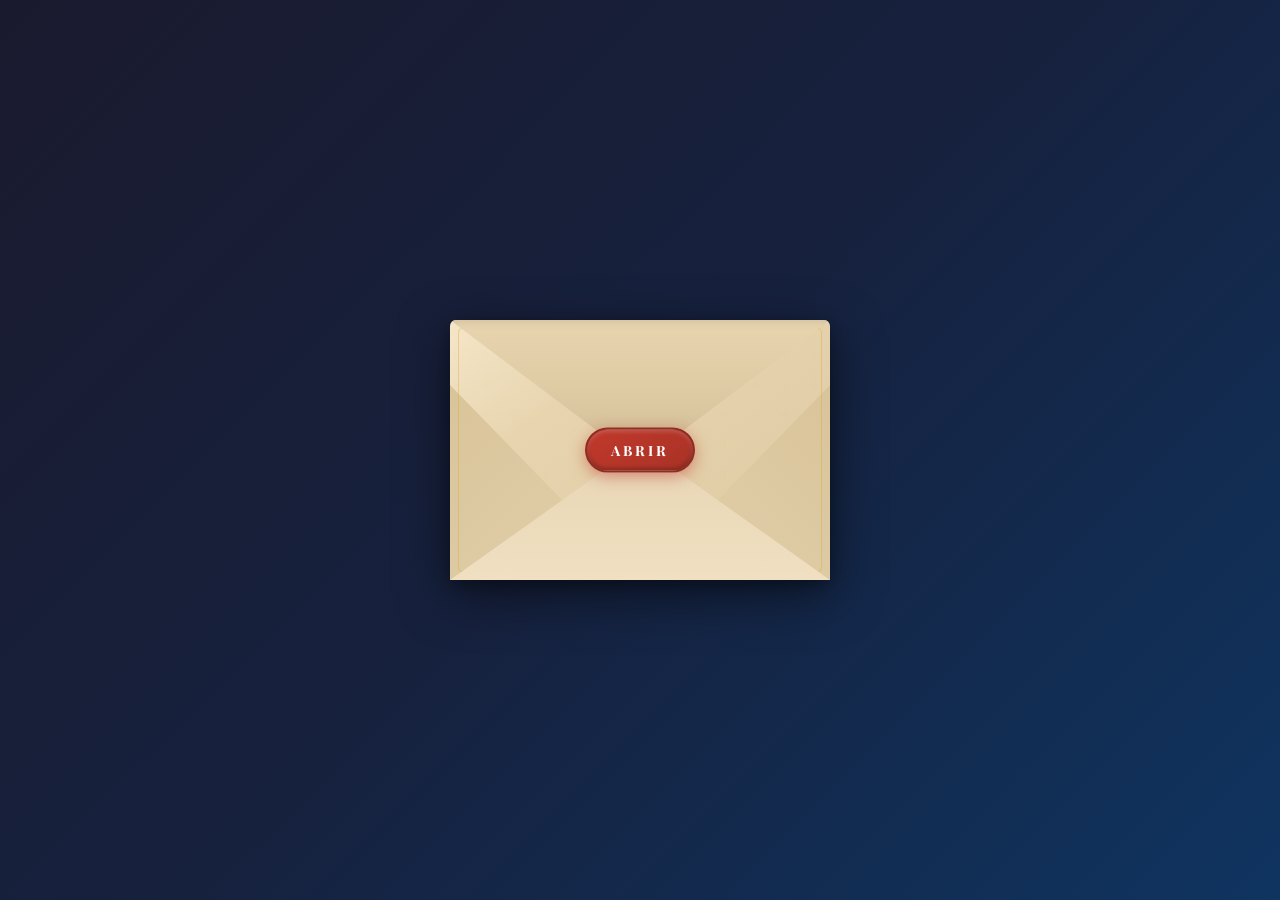
<file: index.html>
<!DOCTYPE html>
<html lang="pt-BR">
<head>
    <meta charset="UTF-8">
    <meta name="viewport" content="width=device-width, initial-scale=1.0">
    <title>Convite de Casamento - Manuel & Teresa</title>
    <link rel="stylesheet" href="style.css">
</head>
<body>

    <div class="particles" id="particles"></div>

    <div class="container">
        <div class="envelope-wrapper" id="envelope">
            <div class="envelope">
                <div class="envelope-body"></div>
                <div class="envelope-border"></div>
                <div class="envelope-left"></div>
                <div class="envelope-right"></div>
                <div class="envelope-bottom"></div>

                <!-- Aba do envelope -->
                <div class="envelope-flap">
                    <div class="envelope-flap-inner"></div>
                </div>

                <button class="btn-abrir-envelope" id="btnAbrir">ABRIR</button>
            </div>
        </div>

        <!-- Carta (mensagem) -->
        <div class="letter" id="letter">
            <div class="letter-ornament-top">✦ ✦ </div>
            <h2>Bem-vindo!</h2>
            <p> 
                É com grande alegria que recebemos você.<br>
                Que este seja o início de uma jornada<br>
                maravilhosa, repleta de momentos<br>
                especiais e inesquecíveis.
            </p>
            <div class="signature">Com carinho ♥</div>
            <div class="letter-ornament-bottom">✦ ✦ ✦</div>

            <!-- Botão Avançar -->
            <a href="pagina/index01.html" class="btn-avancar">Avançar</a>
        </div>
    </div>

    <script src="script.js"></script>
</body>
</html>
</file>
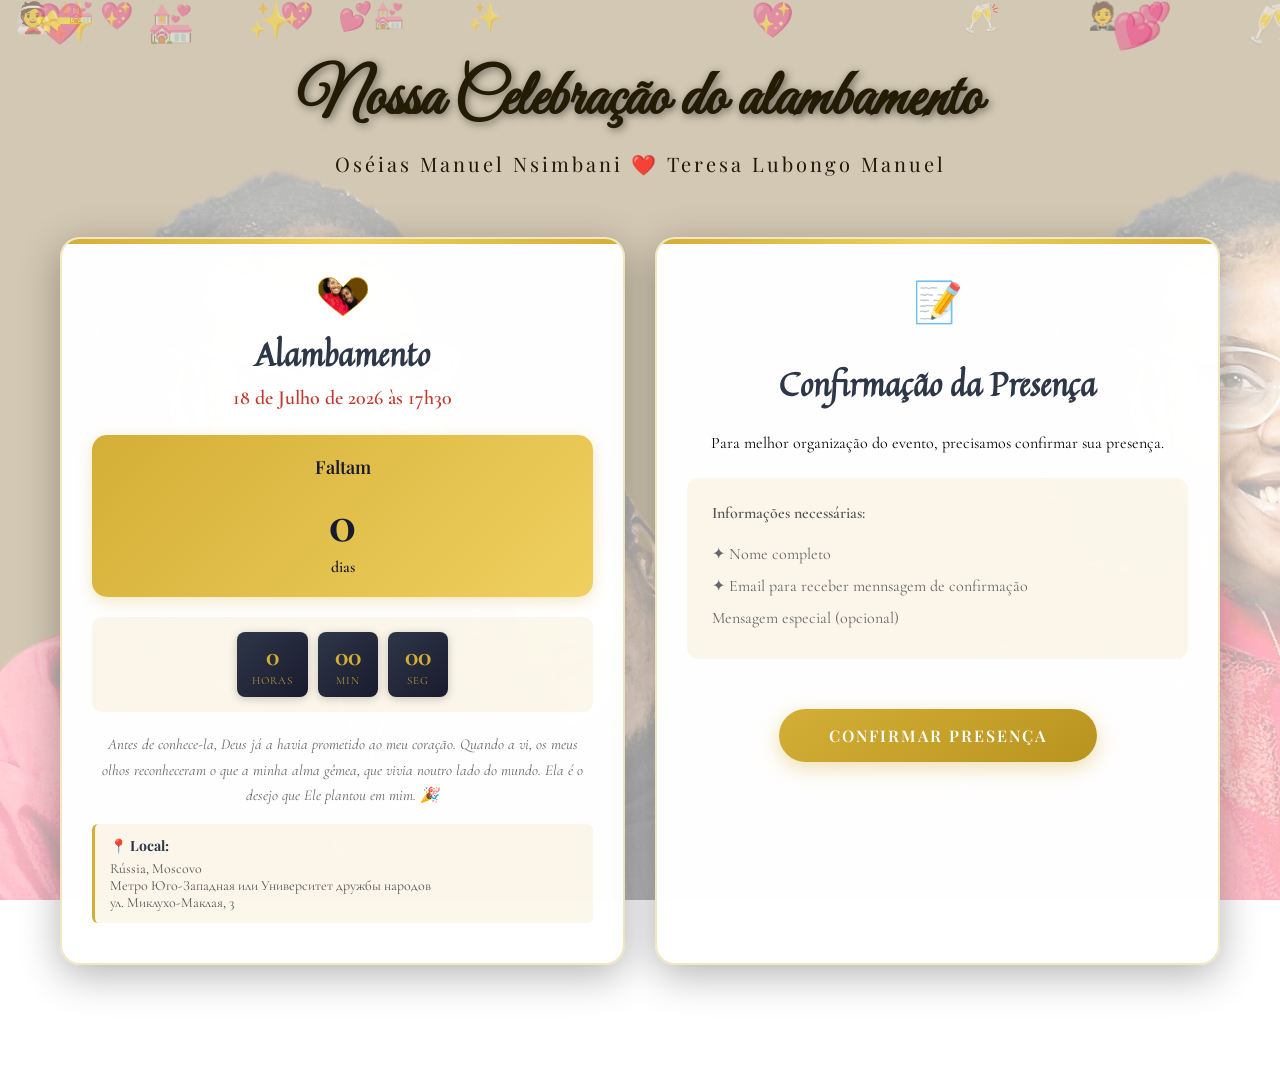
<file: pagina/index01.html>
<!DOCTYPE html>
<html lang="pt-BR">
<head>
    <meta charset="UTF-8">
    <meta name="viewport" content="width=device-width, initial-scale=1.0">
    <title>Nossa Celebração - Casamento</title>
    <link rel="stylesheet" href="style01.css">
</head>
<body>
    <!-- Emojis flutuantes no background -->
    <div class="floating-emojis" id="floatingEmojis"></div>

    <!-- Conteúdo Principal -->
    <div class="container">
        <h1 class="main-title">Nossa Celebração do alambamento</h1>
        <p class="subtitle">Oséias Manuel Nsimbani ❤️ Teresa Lubongo Manuel</p>

        <!-- Blocos de Eventos -->
        <div class="events-grid">
            <!-- Bloco 1: Alambamento -->
            <div class="event-card">
                <div class="container-svg">
                    
                    <svg viewBox="0 0 100 100">
                    <defs>
                    <clipPath id="coracao">
                        <path d="M50,88 C20,65 0,50 0,35 C0,15 20,5 35,15 L50,30 L65,15 C80,5 100,15 100,35 C100,50 80,65 50,88Z" />
                    </clipPath>
                    </defs>
                    <image 
                        href="../IMG_3722.JPG" 
                        x="1" 
                        y="0" 
                        width="100" 
                        height="100" 
                        clip-path="url(#coracao)"
                        preserveAspectRatio="xMidYMid slice"/>
                    <path 
                        d="M50,88 C20,65 0,50 0,35 C0,15 20,5 35,15 L50,30 L65,15 C80,5 100,15 100,35 C100,50 80,65 50,88Z" 
                        fill="none" 
                        stroke="#d4af37" 
                        stroke-width="2" />
                    </svg>
                </div>
                <h2 class="event-title">Alambamento</h2>
                <p class="event-date"><strong></strong>18 de Julho de 2026 às 17h30</p>

                <div class="countdown-box">
                    <div class="countdown-label">Faltam</div>
                    <span class="countdown-days" id="days-alambamento">0</span>
                    <div class="countdown-unit">dias</div>
                </div>

                <div class="countdown-clock" id="clock-alambamento">
                    <div class="clock-item">
                        <span class="clock-value" id="hours-alambamento">00</span>
                        <span class="clock-label">HORAS</span>
                    </div>
                    <div class="clock-item">
                        <span class="clock-value" id="minutes-alambamento">00</span>
                        <span class="clock-label">MIN</span>
                    </div>
                    <div class="clock-item">
                        <span class="clock-value" id="seconds-alambamento">00</span>
                        <span class="clock-label">SEG</span>
                    </div>
                </div>

                <p class="event-message">
                    Antes de conhece-la, Deus já a havia prometido ao meu coração. Quando a vi, os meus olhos reconheceram o que a minha alma gêmea, que vivia noutro lado do mundo. Ela é o desejo que Ele plantou em mim. 🎉
                </p>

                <div class="event-location">
                    <strong>📍 Local:</strong> Rússia, Moscovo<br>
                    Метро Юго-Западная или Университет дружбы народов<br>
                    ул. Миклухо-Маклая, 3
                </div>
            </div>

            <!-- Bloco 2: Confirmação de Presença -->
            <div class="event-card">
                <div class="event-icon">📝</div>
                <h2 class="event-title">Confirmação da Presença</h2>
                <p class="event-message-large">
                    Para melhor organização do evento, precisamos confirmar sua presença.
                </p>

                <div class="info-box">
                    <p class="info-title">Informações necessárias:</p>
                    <ul class="info-list">
                        <li>✦ Nome completo</li>
                        <li>✦ Email para receber mennsagem de confirmação</li>
                        <li> Mensagem especial (opcional)</li>
                    </ul>
                </div>

                <button class="btn-confirm" onclick="openModal()">
                    Confirmar Presença
                </button>
            </div>
        </div>
    </div>

    <!-- Modal do Formulário -->
    <div class="modal-overlay" id="modalOverlay" onclick="closeModalOnOverlay(event)">
        <div class="modal" onclick="event.stopPropagation()">
            <button class="modal-close" onclick="closeModal()">&times;</button>

            <!-- Lado esquerdo: Formulário -->
            <div class="modal-form-side">
                <div id="formContainer">
                    <h2 class="modal-title">Confirmação de Presença</h2>
                    <p class="modal-subtitle">Preencha os dados abaixo para confirmar sua presença</p>

                    <form id="rsvpForm" onsubmit="submitForm(event)">
                        <div class="form-group">
                            <label>
                                Nome Completo <span class="required">*</span>
                            </label>
                            <input
                                type="text"
                                name="nome"
                                id="nome"
                                required
                                placeholder="Digite seu nome completo"
                            >
                        </div>

                        <div class="form-group">
                            <label>
                                Email <span class="required">*</span>
                            </label>
                            <input
                                type="email"
                                name="email"
                                id="email"
                                required
                                placeholder="seu.email@exemplo.com"
                            >
                        </div>

                        <div class="form-group">
                            <label>
                                Comparecimento <span class="required">*</span>
                            </label>
                            <div class="radio-group">
                                <label class="radio-option">
                                    <input type="radio" name="comparecimento" value="Sim, irei comparecer" required>
                                    <span>Sim, irei comparecer</span>
                                </label>
                                <label class="radio-option">
                                    <input type="radio" name="comparecimento" value="Infelizmente não poderei ir" required>
                                    <span>Infelizmente não poderei ir</span>
                                </label>
                            </div>
                        </div>

                        <div class="form-group">
                            <label>Mensagem para os Noivos (opcional)</label>
                            <textarea
                                name="mensagem"
                                id="mensagem"
                                placeholder="Deixe sua mensagem de carinho..."
                            ></textarea>
                        </div>

                        <button type="submit" class="btn-submit" id="submitBtn">
                            <span id="btnText">Enviar Confirmação</span>
                            <div class="spinner" id="spinner"></div>
                        </button>
                    </form>
                </div>

                <!-- Mensagem de Sucesso -->
                <div class="success-message" id="successMessage">
                    <div class="success-icon">✅</div>
                    <h3>Confirmação Enviada!</h3>
                    <p>Obrigado por confirmar sua presença!<br>Estamos ansiosos para celebrar com você!</p>
                    <p id="presente">💌 Enviamos um presentinho no seu email!</p>
                    <button class="btn-confirm btn-modal-close" onclick="closeModal()">
                        Fechar
                    </button>
                </div>
            </div>

            <!-- Lado direito: Foto e emojis -->
            <div class="modal-photo-side">
                <div class="modal-photo-bg"></div>
                <div class="modal-emojis" id="modalEmojis"></div>
            </div>
        </div>
    </div>

    <script src="script01.js"></script>
</body>
</html>
</file>
<file: style.css>
@import url('https://fonts.googleapis.com/css2?family=Great+Vibes&family=Playfair+Display:ital,wght@0,400;0,700;1,400&family=Cormorant+Garamond:ital,wght@0,300;0,400;0,600;1,300;1,400&display=swap');

* {
    margin: 0;
    padding: 0;
    box-sizing: border-box;
}

body {
    min-height: 100vh;
    display: flex;
    justify-content: center;
    align-items: center;
    background: linear-gradient(135deg, #1a1a2e 0%, #16213e 50%, #0f3460 100%);
    font-family: 'Cormorant Garamond', serif;
    overflow: hidden;
}

/* ===== PARTÍCULAS TEMÁTICAS ANGOLA-RÚSSIA ===== */
.particles {
    position: fixed;
    top: 0;
    left: 0;
    width: 100%;
    height: 100%;
    pointer-events: none;
    z-index: 0;
}

.particle {
    position: absolute;
    font-size: 20px;
    animation: floatWedding 8s infinite ease-in-out;
    opacity: 0;
}

@keyframes floatWedding {
    0% {
        transform: translateY(100vh) rotate(0deg) scale(0.5);
        opacity: 0;
    }
    10% {
        opacity: 0.8;
    }
    90% {
        opacity: 0.8;
    }
    100% {
        transform: translateY(-10vh) rotate(720deg) scale(1);
        opacity: 0;
    }
}

/* Cores das partículas */
.particle.angola-red { color: #c0392b; }
.particle.angola-black { color: #1a1a1a; }
.particle.angola-gold { color: #d4af37; }
.particle.russia-white { color: #ffffff; }
.particle.russia-blue { color: #4a90e2; }
.particle.russia-red { color: #e74c3c; }
.particle.gold { color: #f0d060; }

.container {
    position: relative;
    z-index: 1;
    display: flex;
    flex-direction: column;
    align-items: center;
    width: 100%;
    height: 100vh;
}

/* ===== ENVELOPE ===== */
.envelope-wrapper {
    position: absolute;
    top: 50%;
    left: 50%;
    transform: translate(-50%, -50%);
    width: 380px;
    height: 260px;
    perspective: 1000px;
    transition: all 1s cubic-bezier(0.4, 0, 0.2, 1);
    z-index: 5;
}

.envelope-wrapper.opened {
    transform: translate(-50%, 150%);
    opacity: 0;
}

.envelope {
    position: relative;
    width: 100%;
    height: 100%;
    border-radius: 6px;
    box-shadow: 0 15px 50px rgba(0, 0, 0, 0.5), 0 5px 15px rgba(0, 0, 0, 0.3);
}

/* Corpo do envelope */
.envelope-body {
    position: absolute;
    width: 100%;
    height: 100%;
    background: linear-gradient(145deg, #f5e6c8 0%, #e8d5b0 30%, #dcc8a0 100%);
    border-radius: 6px;
    overflow: hidden;
}

.envelope-body::before {
    content: '';
    position: absolute;
    top: 0;
    left: 0;
    right: 0;
    bottom: 0;
    background: url("data:image/svg+xml,%3Csvg width='60' height='60' viewBox='0 0 60 60' xmlns='http://www.w3.org/2000/svg'%3E%3Cg fill='none' fill-rule='evenodd'%3E%3Cg fill='%23d4af37' fill-opacity='0.05'%3E%3Cpath d='M36 34v-4h-2v4h-4v2h4v4h2v-4h4v-2h-4zm0-30V0h-2v4h-4v2h4v4h2V6h4V4h-4zM6 34v-4H4v4H0v2h4v4h2v-4h4v-2H6zM6 4V0H4v4H0v2h4v4h2V6h4V4H6z'/%3E%3C/g%3E%3C/g%3E%3C/svg%3E");
    opacity: 0.5;
}

/* Borda dourada decorativa */
.envelope-border {
    position: absolute;
    top: 8px;
    left: 8px;
    right: 8px;
    bottom: 8px;
    border: 1.5px solid rgba(212, 175, 55, 0.4);
    border-radius: 4px;
    pointer-events: none;
    z-index: 2;
}

.envelope-border::before,
.envelope-border::after {
    content: '✦';
    position: absolute;
    color: rgba(212, 175, 55, 0.5);
    font-size: 12px;
}

.envelope-border::before {
    top: -7px;
    left: 50%;
    transform: translateX(-50%);
}
.envelope-border::after {
    bottom: -7px;
    left: 50%;
    transform: translateX(-50%);
}

/* Aba do envelope (triângulo superior) */
.envelope-flap {
    position: absolute;
    top: 0;
    left: 0;
    width: 100%;
    height: 55%;
    transform-origin: top center;
    transition: transform 0.8s cubic-bezier(0.4, 0, 0.2, 1);
    z-index: 5;
}

.envelope-flap-inner {
    width: 100%;
    height: 100%;
    clip-path: polygon(0 0, 50% 100%, 100% 0);
    background: linear-gradient(180deg, #e8d5b0 0%, #dcc8a0 60%, #c9b896 100%);
    position: relative;
    border-radius: 6px 6px 0 0;
}

.envelope-flap-inner::after {
    content: '';
    position: absolute;
    top: 0;
    left: 0;
    right: 0;
    bottom: 0;
    clip-path: polygon(0 0, 50% 100%, 100% 0);
    box-shadow: inset 0 2px 10px rgba(0, 0, 0, 0.1);
}

/* Triângulos laterais decorativos */
.envelope-left,
.envelope-right {
    position: absolute;
    bottom: 0;
    width: 50%;
    height: 75%;
    z-index: 1;
}

.envelope-left {
    left: 0;
    clip-path: polygon(0 0, 0 100%, 100% 100%);
    background: linear-gradient(135deg, #d9c49a 0%, #e2cfab 100%);
}

.envelope-right {
    right: 0;
    clip-path: polygon(100% 0, 0 100%, 100% 100%);
    background: linear-gradient(225deg, #d9c49a 0%, #e2cfab 100%);
}

/* Triângulo inferior */
.envelope-bottom {
    position: absolute;
    bottom: 0;
    left: 0;
    width: 100%;
    height: 65%;
    clip-path: polygon(0 100%, 50% 20%, 100% 100%);
    background: linear-gradient(0deg, #f0dfc0 0%, #e5d3b3 100%);
    z-index: 3;
}

/* Botão ABRIR no centro */
.btn-abrir-envelope {
    position: absolute;
    top: 50%;
    left: 50%;
    transform: translate(-50%, -50%);
    width: 110px;
    height: 45px;
    background: linear-gradient(145deg, #c0392b, #a93226);
    border: 2px solid #922b21;
    border-radius: 25px;
    color: white;
    font-family: 'Playfair Display', serif;
    font-size: 14px;
    font-weight: 700;
    letter-spacing: 3px;
    cursor: pointer;
    z-index: 10;
    box-shadow:
        0 4px 15px rgba(192, 57, 43, 0.5),
        inset 0 2px 4px rgba(255, 255, 255, 0.2),
        inset 0 -2px 4px rgba(0, 0, 0, 0.3);
    transition: all 0.3s ease;
    text-transform: uppercase;
}

.btn-abrir-envelope:hover {
    background: linear-gradient(145deg, #e74c3c, #c0392b);
    transform: translate(-50%, -50%) scale(1.05);
    box-shadow:
        0 6px 20px rgba(231, 76, 60, 0.6),
        inset 0 2px 4px rgba(255, 255, 255, 0.3);
}

.btn-abrir-envelope:active {
    transform: translate(-50%, -50%) scale(0.98);
}

/* ===== CARTA A4 ===== */
.letter {
    position: absolute;
    top: 50%;
    left: 50%;
    transform: translate(-50%, -50%) translateY(200px) scale(0.9);
    width: 340px;
    height: 480px;
    background: linear-gradient(180deg, #fffef9 0%, #fdf8ee 100%);
    border-radius: 4px;
    z-index: 2;
    transition: all 1.2s cubic-bezier(0.4, 0, 0.2, 1);
    box-shadow: 0 2px 8px rgba(0, 0, 0, 0.1);
    display: flex;
    flex-direction: column;
    align-items: center;
    justify-content: center;
    padding: 35px 30px;
    text-align: center;
    opacity: 0;
    pointer-events: none;
}

.letter.visible {
    transform: translate(-50%, -25%) translateY(-150px) scale(1);
    opacity: 1;
    pointer-events: all;
    box-shadow: 0 15px 50px rgba(0, 0, 0, 0.3), 0 5px 15px rgba(0, 0, 0, 0.2);
}

.letter-ornament-top,
.letter-ornament-bottom {
    color: #d4af37;
    font-size: 20px;
    letter-spacing: 8px;
    opacity: 0;
    transform: translateY(10px);
    transition: all 0.6s ease 0.8s;
}

.letter.visible .letter-ornament-top,
.letter.visible .letter-ornament-bottom {
    opacity: 0.6;
    transform: translateY(0);
}

.letter-ornament-top {
    margin-bottom: 15px;
}
.letter-ornament-bottom {
    margin-top: 15px;
}

.letter h2 {
    font-family: 'Great Vibes', cursive;
    font-size: 38px;
    color: #8b6914;
    margin-bottom: 10px;
    opacity: 0;
    transform: translateY(10px);
    transition: opacity 0.6s ease 0.6s, transform 0.6s ease 0.6s;
}

.letter.visible h2 {
    opacity: 1;
    transform: translateY(0);
}

.letter p {
    font-family: 'Cormorant Garamond', serif;
    font-size: 16px;
    color: #555;
    line-height: 1.8;
    font-style: italic;
    opacity: 0;
    transform: translateY(10px);
    transition: opacity 0.6s ease 0.9s, transform 0.6s ease 0.9s;
    margin-bottom: 15px;
}

.letter.visible p {
    opacity: 1;
    transform: translateY(0);
}

.letter .signature {
    font-family: 'Great Vibes', cursive;
    font-size: 24px;
    color: #8b6914;
    margin-top: 10px;
    opacity: 0;
    transform: translateY(10px);
    transition: opacity 0.6s ease 1.1s, transform 0.6s ease 1.1s;
}

.letter.visible .signature {
    opacity: 1;
    transform: translateY(0);
}

/* Botão Avançar */
.btn-avancar {
    margin-top: 25px;
    padding: 12px 40px;
    font-family: 'Playfair Display', serif;
    font-size: 14px;
    letter-spacing: 3px;
    text-transform: uppercase;
    color: #fff;
    background: linear-gradient(145deg, #d4af37, #b8941f);
    border: none;
    border-radius: 50px;
    cursor: pointer;
    transition: all 0.4s ease;
    box-shadow: 0 4px 15px rgba(212, 175, 55, 0.4);
    opacity: 0;
    transform: translateY(10px);
    text-decoration: none;
    display: inline-block;
}

.letter.visible .btn-avancar {
    opacity: 1;
    transform: translateY(0);
    transition: all 0.6s ease 1.3s, box-shadow 0.4s ease;
}

.btn-avancar:hover {
    background: linear-gradient(145deg, #e5c046, #c9a82f);
    box-shadow: 0 6px 20px rgba(212, 175, 55, 0.6);
    transform: translateY(-2px);
}

.btn-avancar:active {
    transform: translateY(0);
}

/* ===== RESPONSIVO ===== */
@media (max-width: 480px) {
    .envelope-wrapper {
        width: 300px;
        height: 210px;
    }

    .envelope-wrapper.opened {
        transform: translate(-50%, 120%);
    }

    .btn-abrir-envelope {
        width: 100px;
        height: 40px;
        font-size: 12px;
    }

    .letter {
        width: 280px;
        height: 420px;
        padding: 25px 20px;
    }

    .letter.visible {
        transform: translate(-50%, -50%) translateY(-120px) scale(1);
    }

    .letter h2 {
        font-size: 32px;
    }
    .letter p {
        font-size: 14px;
    }
}
</file>
<file: pagina/style01.css>
@import url('https://fonts.googleapis.com/css2?family=Great+Vibes&family=Playfair+Display:ital,wght@0,400;0,700;1,400&family=Cormorant+Garamond:ital,wght@0,300;0,400;0,600;1,300;1,400&display=swap');

@import url('https://fonts.googleapis.com/css2?family=Quintessential&display=swap');


* {
    margin: 0;
    padding: 0;
    box-sizing: border-box;
}

body {
    min-height: 100vh;
    position: relative;
    font-family: 'Cormorant Garamond', serif;
    overflow-x: hidden;
}

body::before {
    content: '';
    position: fixed;
    top: 0;
    left: 0;
    width: 100%;
    height: 100%;
    background-image: url("../IMG_3722.JPG");
    background-repeat: repeat;
    opacity: 0.3; /* 30% visível - ajuste conforme necessário */
    z-index: -1;
}

/* ===== BACKGROUND COM EMOJIS ===== */
.floating-emojis {
    position: fixed;
    top: 0;
    left: 0;
    width: 100%;
    height: 100%;
    pointer-events: none;
    z-index: 0;
    overflow: hidden;
}

.emoji {
    position: absolute;
    font-size: 30px;
    animation: floatUp 10s linear infinite;
    opacity: 0.5;
}

@keyframes floatUp {
    0% {
        transform: translateY(100vh) rotate(0deg);
        opacity: 0;
    }
    10% {
        opacity: 0.5;
    }
    90% {
        opacity: 0.5;
    }
    100% {
        transform: translateY(-10vh) rotate(360deg);
        opacity: 0;
    }
}

/* ===== CONTEÚDO PRINCIPAL ===== */
.container {
    max-width: 1200px;
    margin: 0 auto;
    padding: 60px 20px;
    position: relative;
    z-index: 1;
}

/* Título */
.main-title {
    text-align: center;
    font-family: 'Great Vibes', cursive;
    font-size: 64px;
    color: #231b03;
    margin-bottom: 10px;
    text-shadow: 2px 2px 8px rgba(0, 0, 0, 0.5);
}

.subtitle {
    text-align: center;
    font-family: 'Playfair Display', serif;
    font-size: 20px;
    color: #1e1805;
    margin-bottom: 60px;
    letter-spacing: 3px;
}

/* ===== GRID DOS 3 BLOCOS ===== */
.events-grid {
    display: grid;
    grid-template-columns: repeat(auto-fit, minmax(340px, 1fr));
    gap: 30px;
    margin-bottom: 40px;
}

.event-card {
    background: rgba(255, 255, 255, 0.98);
    border-radius: 20px;
    padding: 40px 30px;
    text-align: center;
    box-shadow: 0 10px 40px rgba(0, 0, 0, 0.3);
    border: 2px solid rgba(212, 175, 55, 0.3);
    transition: all 0.4s ease;
    position: relative;
    overflow: hidden;
}

.event-card::before {
    content: '';
    position: absolute;
    top: 0;
    left: 0;
    width: 100%;
    height: 5px;
    background: linear-gradient(90deg, #d4af37, #f0d060, #d4af37);
}

.event-card:hover {
    transform: translateY(-10px);
    box-shadow: 0 15px 50px rgba(0, 0, 0, 0.4);
}

.container-svg {
    width: 50px;
    height: 50px;
    position: absolute;
    top: 8%;
    left: 50%;
    transform: translate(-50%, -50%);
}

.container-svg svg {
    width: 100%;
    height: 100%;
}

.event-icon{
    width: 50px;              
    height: 30px;             
    font-size: 40px;          
    margin: 0px auto
}

.event-title {
    font-family: "Quintessential", serif;
    font-size: 32px;
    color: #2d3748;
    margin: 50px 0px 8px 0px;
    font-weight: 700;
}

.event-date {
    font-family: 'Cormorant Garamond', serif;
    font-size: 20px;
    color: #c0392b;
    margin-bottom: 25px;
    font-weight: 600;
}

/* Contador de dias com animação */
.countdown-box {
    background: linear-gradient(135deg, #d4af37, #f0d060);
    border-radius: 15px;
    padding: 20px;
    margin-bottom: 20px;
    box-shadow: 0 4px 15px rgba(212, 175, 55, 0.3);
}

.countdown-label {
    font-family: 'Playfair Display', serif;
    font-size: 18px;
    color: #1a1a2e;
    font-weight: 600;
    margin-bottom: 10px;
}

.countdown-days {
    font-size: 56px;
    font-weight: 700;
    color: #1a1a2e;
    display: inline-block;
    animation: slideFromRight 1s ease-out;
}

@keyframes slideFromRight {
    0% {
        transform: translateX(100px);
        opacity: 0;
    }
    50% {
        transform: translateX(-10px);
    }
    100% {
        transform: translateX(0);
        opacity: 1;
    }
}

.countdown-unit {
    font-size: 16px;
    color: #1a1a2e;
    font-weight: 600;
}

/* Relógio regressivo */
.countdown-clock {
    display: flex;
    justify-content: center;
    gap: 10px;
    margin: 20px 0;
    padding: 15px;
    background: rgba(212, 175, 55, 0.1);
    border-radius: 10px;
}

.clock-item {
    background: linear-gradient(135deg, #2d3748, #1a1a2e);
    color: #d4af37;
    padding: 10px 15px;
    border-radius: 8px;
    min-width: 60px;
    box-shadow: 0 2px 10px rgba(0, 0, 0, 0.2);
}

.clock-value {
    font-size: 28px;
    font-weight: 700;
    display: block;
    line-height: 1;
}

.clock-label {
    font-size: 11px;
    text-transform: uppercase;
    letter-spacing: 1px;
    opacity: 0.8;
    margin-top: 4px;
    display: block;
}

.event-message {
    font-size: 15px;
    color: #666;
    line-height: 1.7;
    font-style: italic;
    margin-bottom: 15px;
}

.event-location {
    background: rgba(212, 175, 55, 0.1);
    border-left: 3px solid #d4af37;
    padding: 12px 15px;
    border-radius: 6px;
    margin-top: 15px;
    text-align: left;
    font-size: 14px;
    color: #555;
}

.event-location strong {
    color: #2d3748;
    display: block;
    margin-bottom: 5px;
    font-family: 'Playfair Display', serif;
}

/* Botão Confirmar */
.btn-confirm {
    display: inline-block;
    margin-top: 25px;
    padding: 16px 50px;
    font-family: 'Playfair Display', serif;
    font-size: 16px;
    letter-spacing: 2px;
    text-transform: uppercase;
    color: #fff;
    background: linear-gradient(145deg, #d4af37, #b8941f);
    border: none;
    border-radius: 50px;
    cursor: pointer;
    transition: all 0.4s ease;
    box-shadow: 0 6px 20px rgba(212, 175, 55, 0.4);
    font-weight: 600;
}

.btn-confirm:hover {
    background: linear-gradient(145deg, #e5c046, #c9a82f);
    box-shadow: 0 8px 25px rgba(212, 175, 55, 0.6);
    transform: translateY(-3px);
}

/* ===== MODAL DO FORMULÁRIO ===== */
.modal-overlay {
    display: none;
    position: fixed;
    top: 0;
    left: 0;
    width: 100%;
    height: 100%;
    background: rgba(0, 0, 0, 0.85);
    z-index: 1000;
    justify-content: center;
    align-items: center;
}

.modal-overlay.active {
    display: flex;
}

.modal {
    background: white;
    border-radius: 20px;
    width: 90%;
    max-width: 1000px;
    max-height: 90vh;
    overflow: hidden;
    display: grid;
    grid-template-columns: 1fr 1fr;
    box-shadow: 0 25px 70px rgba(0, 0, 0, 0.5);
    animation: modalSlideIn 0.5s ease;
}

@keyframes modalSlideIn {
    from {
        opacity: 0;
        transform: translateY(-50px) scale(0.9);
    }
    to {
        opacity: 1;
        transform: translateY(0) scale(1);
    }
}

/* Lado esquerdo - Formulário */
.modal-form-side {
    padding: 50px 40px;
    background: linear-gradient(180deg, #fffef9 0%, #fdf8ee 100%);
    overflow-y: auto;
    max-height: 90vh;
}

.modal-title {
    font-family: 'Great Vibes', cursive;
    font-size: 38px;
    color: #8b6914;
    margin-bottom: 10px;
    text-align: center;
}

.modal-subtitle {
    text-align: center;
    color: #666;
    margin-bottom: 35px;
    font-size: 16px;
}

.form-group {
    margin-bottom: 25px;
}

.form-group label {
    display: block;
    font-family: 'Playfair Display', serif;
    color: #2d3748;
    margin-bottom: 10px;
    font-size: 15px;
    font-weight: 600;
}

.form-group label .required {
    color: #c0392b;
}

.form-group input,
.form-group select,
.form-group textarea {
    width: 100%;
    padding: 14px 18px;
    border: 2px solid #e0e0e0;
    border-radius: 12px;
    font-family: 'Cormorant Garamond', serif;
    font-size: 16px;
    transition: all 0.3s ease;
    background: white;
}

.form-group input:focus,
.form-group select:focus,
.form-group textarea:focus {
    outline: none;
    border-color: #d4af37;
    box-shadow: 0 0 0 4px rgba(212, 175, 55, 0.1);
}

.form-group textarea {
    resize: vertical;
    min-height: 100px;
}

.radio-group {
    display: flex;
    flex-direction: column;
    gap: 15px;
}

.radio-option {
    display: flex;
    align-items: center;
    gap: 12px;
    cursor: pointer;
    padding: 12px 15px;
    background: white;
    border: 2px solid #e0e0e0;
    border-radius: 10px;
    transition: all 0.3s ease;
}

.radio-option:hover {
    border-color: #d4af37;
    background: rgba(212, 175, 55, 0.05);
}

.radio-option input[type="radio"] {
    width: 20px;
    height: 20px;
    cursor: pointer;
    accent-color: #d4af37;
}

.radio-option span {
    font-size: 15px;
    color: #555;
}

.btn-submit {
    width: 100%;
    padding: 16px;
    font-family: 'Playfair Display', serif;
    font-size: 16px;
    letter-spacing: 2px;
    text-transform: uppercase;
    color: #fff;
    background: linear-gradient(145deg, #d4af37, #b8941f);
    border: none;
    border-radius: 12px;
    cursor: pointer;
    transition: all 0.4s ease;
    box-shadow: 0 4px 15px rgba(212, 175, 55, 0.4);
    font-weight: 600;
    margin-top: 15px;
}

.btn-submit:hover {
    background: linear-gradient(145deg, #e5c046, #c9a82f);
    box-shadow: 0 6px 20px rgba(212, 175, 55, 0.6);
    transform: translateY(-2px);
}

.btn-submit:disabled {
    background: #ccc;
    cursor: not-allowed;
    transform: none;
}

/* Lado direito - Foto e emojis */
.modal-photo-side {
    position: relative;
    background: linear-gradient(135deg, #f2f2f7 0%, #f0f1f5 100%);
    overflow: hidden;
    display: flex;
    align-items: center;
    justify-content: center;
}

.modal-photo-bg {
    position: absolute;
    top: 0;
    left: 0;
    width: 100%;
    height: 100%;
    background-image: url('../IMG_3722.JPG');
    background-size: cover;
    background-position: center;
    background-repeat: no-repeat;
    filter: blur(2px);
}

/* Substitua pela foto real: background-image: url('fotos/casal.jpg'); */

.modal-emojis {
    position: absolute;
    top: 0;
    left: 0;
    width: 100%;
    height: 100%;
    overflow: hidden;
}

.modal-emoji {
    position: absolute;
    font-size: 35px;
    animation: floatUpModal 8s linear infinite;
    opacity: 0.6;
}

@keyframes floatUpModal {
    0% {
        transform: translateY(100%) rotate(0deg);
        opacity: 0;
    }
    10% {
        opacity: 0.6;
    }
    90% {
        opacity: 0.6;
    }
    100% {
        transform: translateY(-100%) rotate(360deg);
        opacity: 0;
    }
}

.modal-photo-content {
    position: relative;
    z-index: 2;
    text-align: center;
    color: rgb(30, 27, 29);
    padding: 40px;
}

.modal-photo-content h3 {
    font-family: 'Great Vibes', cursive;
    font-size: 42px;
    margin-bottom: 15px;
    text-shadow: 2px 2px 10px rgba(9, 8, 8, 0.5);
}

.modal-photo-content p {
    font-size: 18px;
    opacity: 0.9;
    font-style: italic;
}

.modal-close {
    position: absolute;
    top: 20px;
    right: 20px;
    font-size: 32px;
    color: white;
    background: rgba(0, 0, 0, 0.5);
    border: none;
    width: 45px;
    height: 45px;
    border-radius: 50%;
    cursor: pointer;
    transition: all 0.3s ease;
    z-index: 10;
    display: flex;
    align-items: center;
    justify-content: center;
}

.modal-close:hover {
    background: rgba(0, 0, 0, 0.8);
    transform: rotate(90deg);
}

/* Mensagem de sucesso */
.success-message {
    display: none;
    text-align: center;
    padding: 40px;
}

.success-message.show {
    display: block;
}

#presente{
    margin-top: 15px; 
    font-size: 16px; 
    color: #d4af37;
}
.success-icon {
    font-size: 72px;
    margin-bottom: 20px;
}

.success-message h3 {
    font-family: 'Great Vibes', cursive;
    font-size: 36px;
    color: #2d3748;
    margin-bottom: 15px;
}

.success-message p {
    color: #666;
    font-size: 16px;
    line-height: 1.6;
}

/* Spinner */
.spinner {
    display: none;
    width: 22px;
    height: 22px;
    border: 3px solid rgba(255, 255, 255, 0.3);
    border-radius: 50%;
    border-top-color: white;
    animation: spin 0.8s linear infinite;
    margin: 0 auto;
}

.spinner.show {
    display: block;
}

@keyframes spin {
    to {
        transform: rotate(360deg);
    }
}

/* ============================================ */
/* ===== NOVAS CLASSES PARA CSS INLINE ===== */
/* ============================================ */

/* Para o parágrafo da confirmação */
.event-message-large {
    margin: 25px 0;
    font-size: 16px;
}

/* Caixa de informações do bloco 3 */
.info-box {
    background: rgba(212, 175, 55, 0.1);
    border-radius: 12px;
    padding: 25px;
    margin: 25px 0;
    text-align: left;
}

/* Título da caixa de informações */
.info-title {
    color: #555;
    margin-bottom: 15px;
    font-weight: 600;
}

/* Lista da caixa de informações */
.info-list {
    list-style: none;
    color: #666;
    line-height: 2;
    padding-left: 0;
}

/* Esconder elemento (usado no acompanhante) */
.hidden-field {
    display: none;
}

/* Botão fechar no modal (margin-top) */
.btn-modal-close {
    margin-top: 25px;
}

/* ============================================ */

/* ===== RESPONSIVO ===== */
@media (max-width: 968px) {
    .modal {
        grid-template-columns: 1fr;
        max-width: 600px;
    }

    .modal-photo-side {
        display: none;
    }

    .events-grid {
        grid-template-columns: 1fr;
    }
}

@media (max-width: 768px) {
    .main-title {
        font-size: 48px;
    }

    .countdown-days {
        font-size: 42px;
    }

    .clock-value {
        font-size: 22px;
    }

    .clock-item {
        min-width: 50px;
        padding: 8px 12px;
    }
}
</file>
